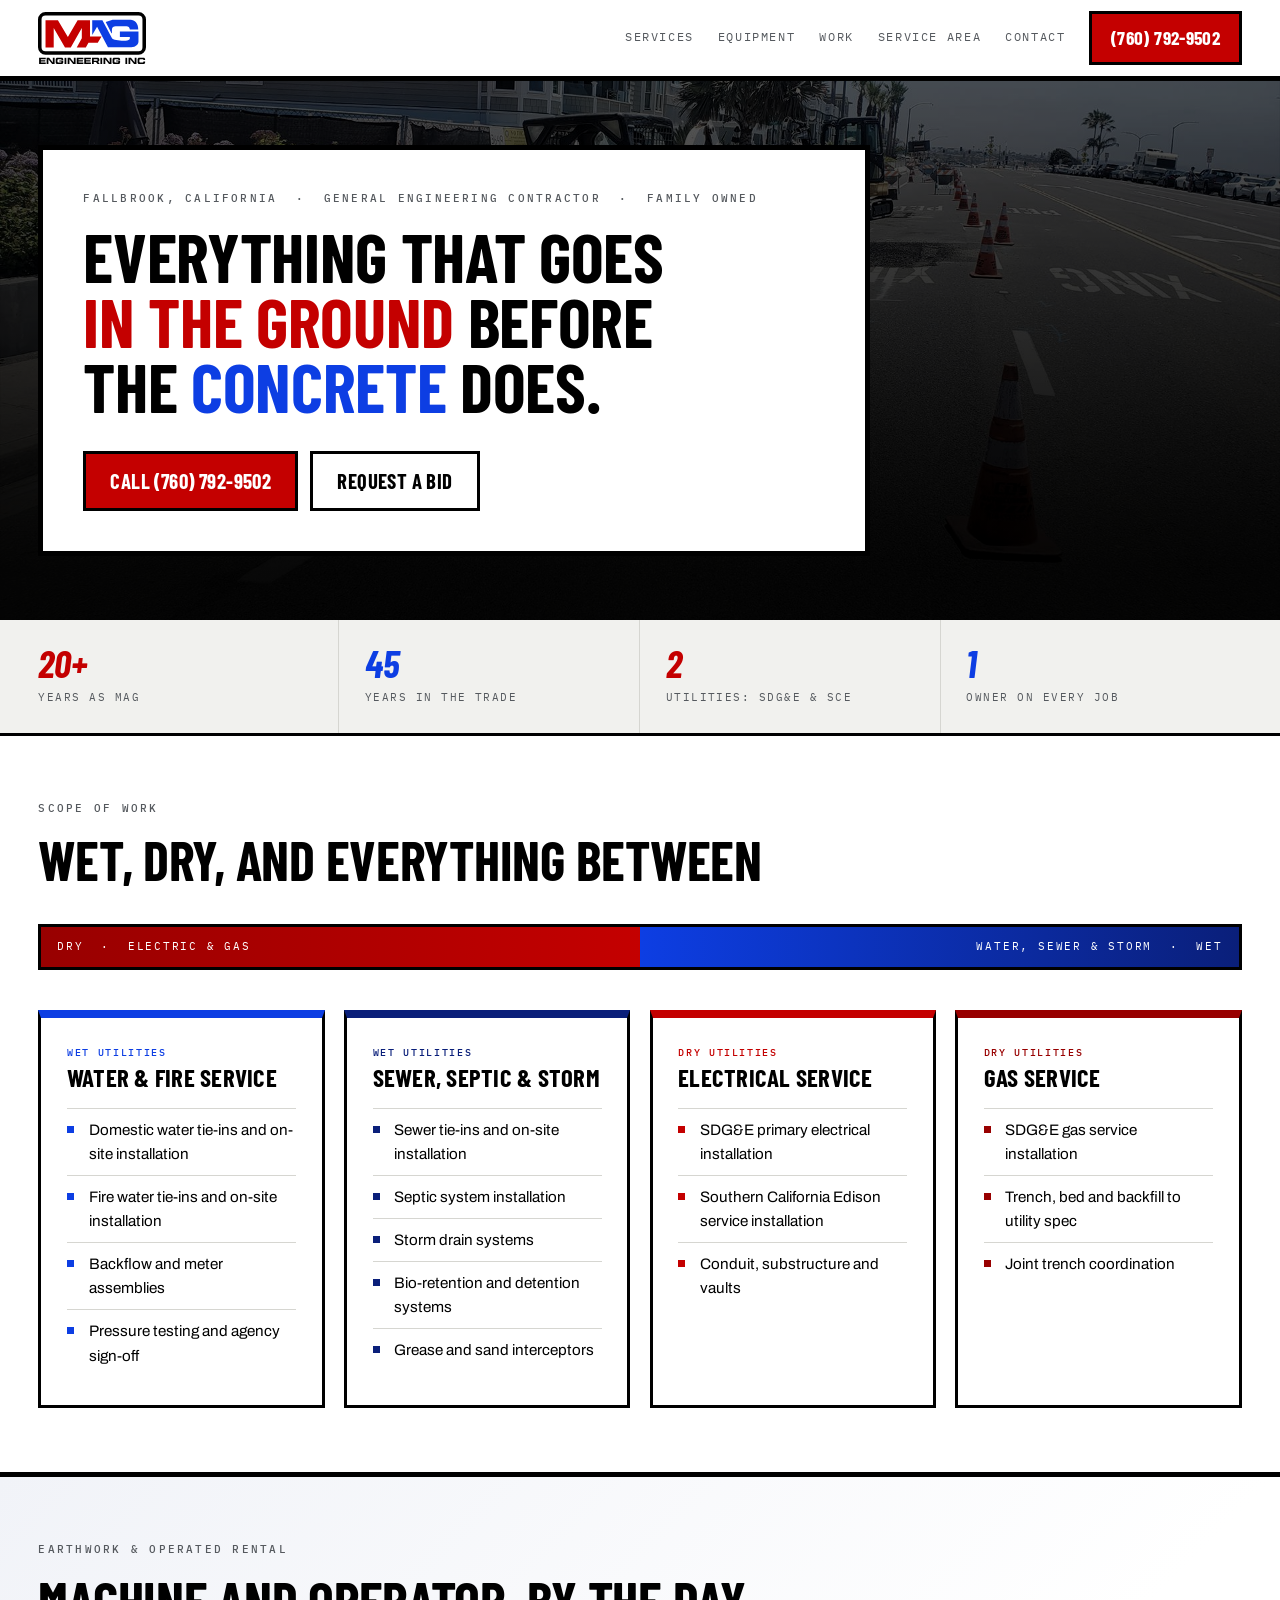
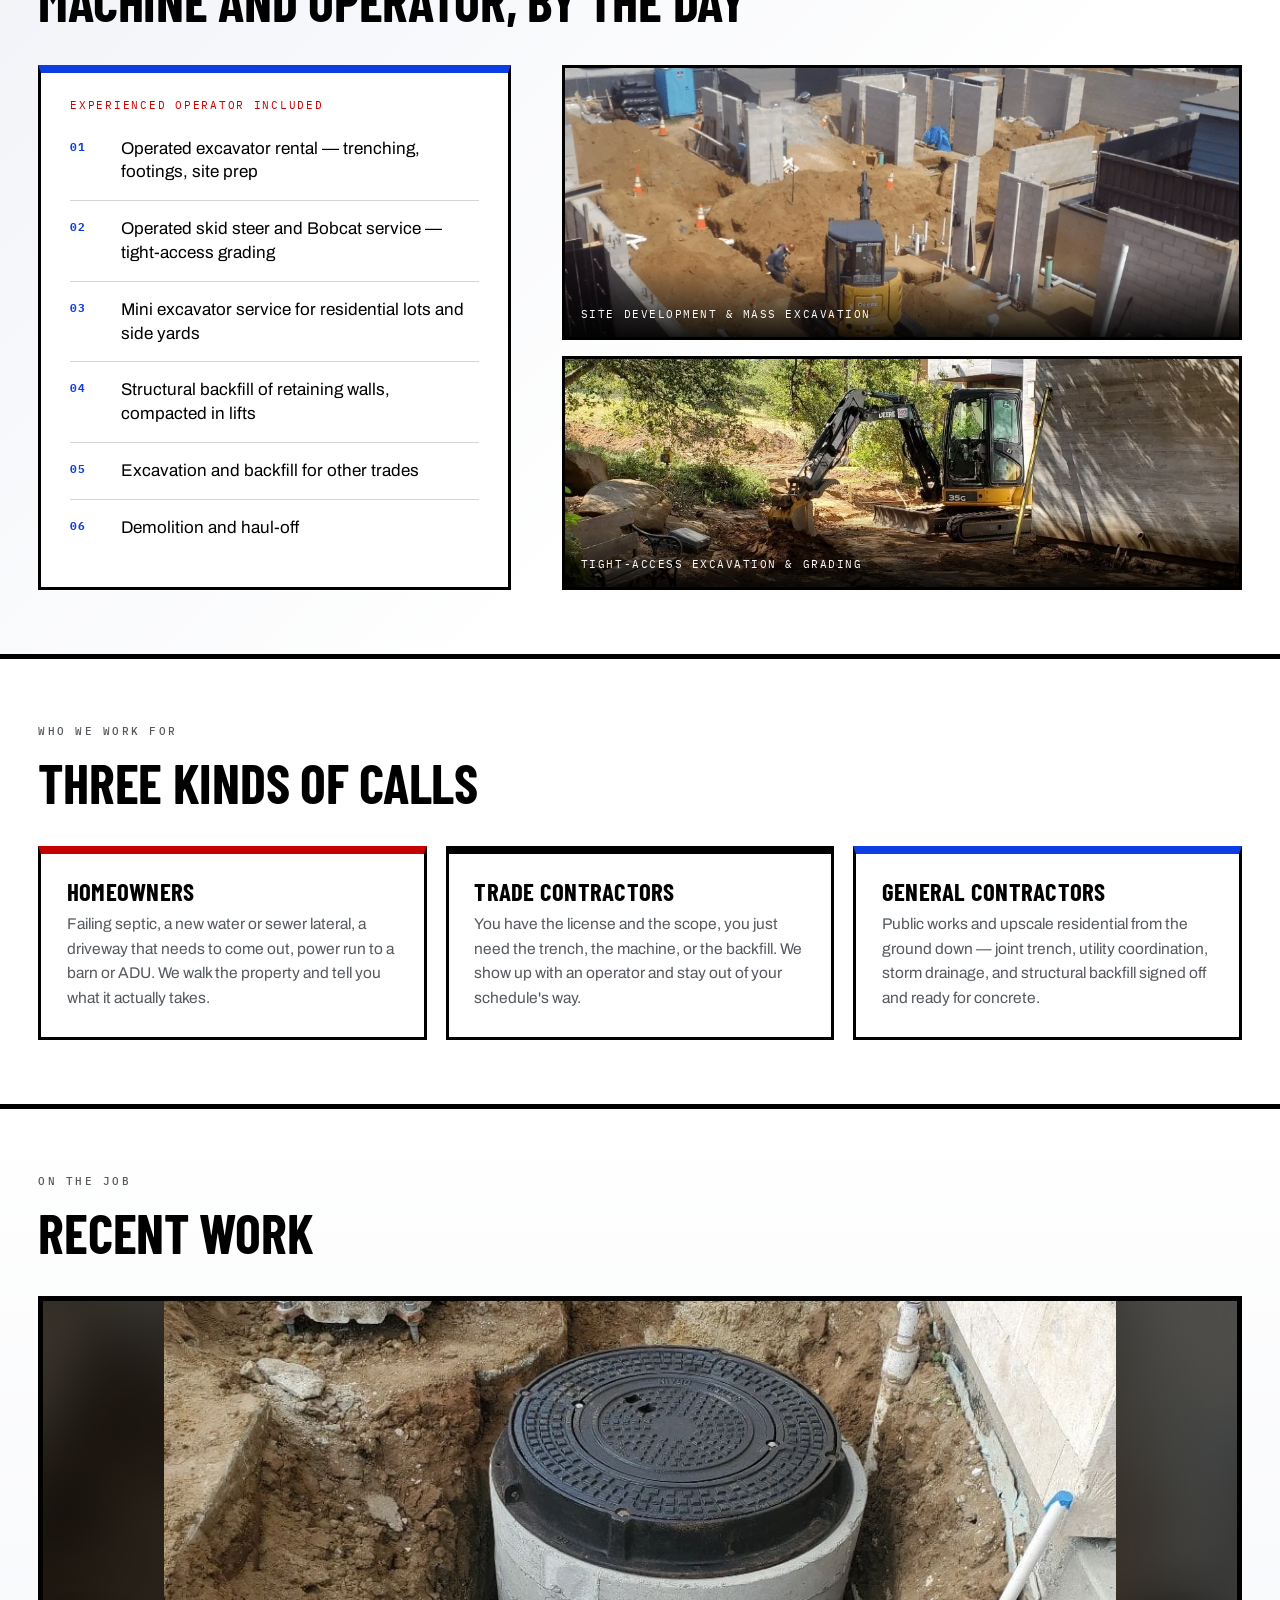
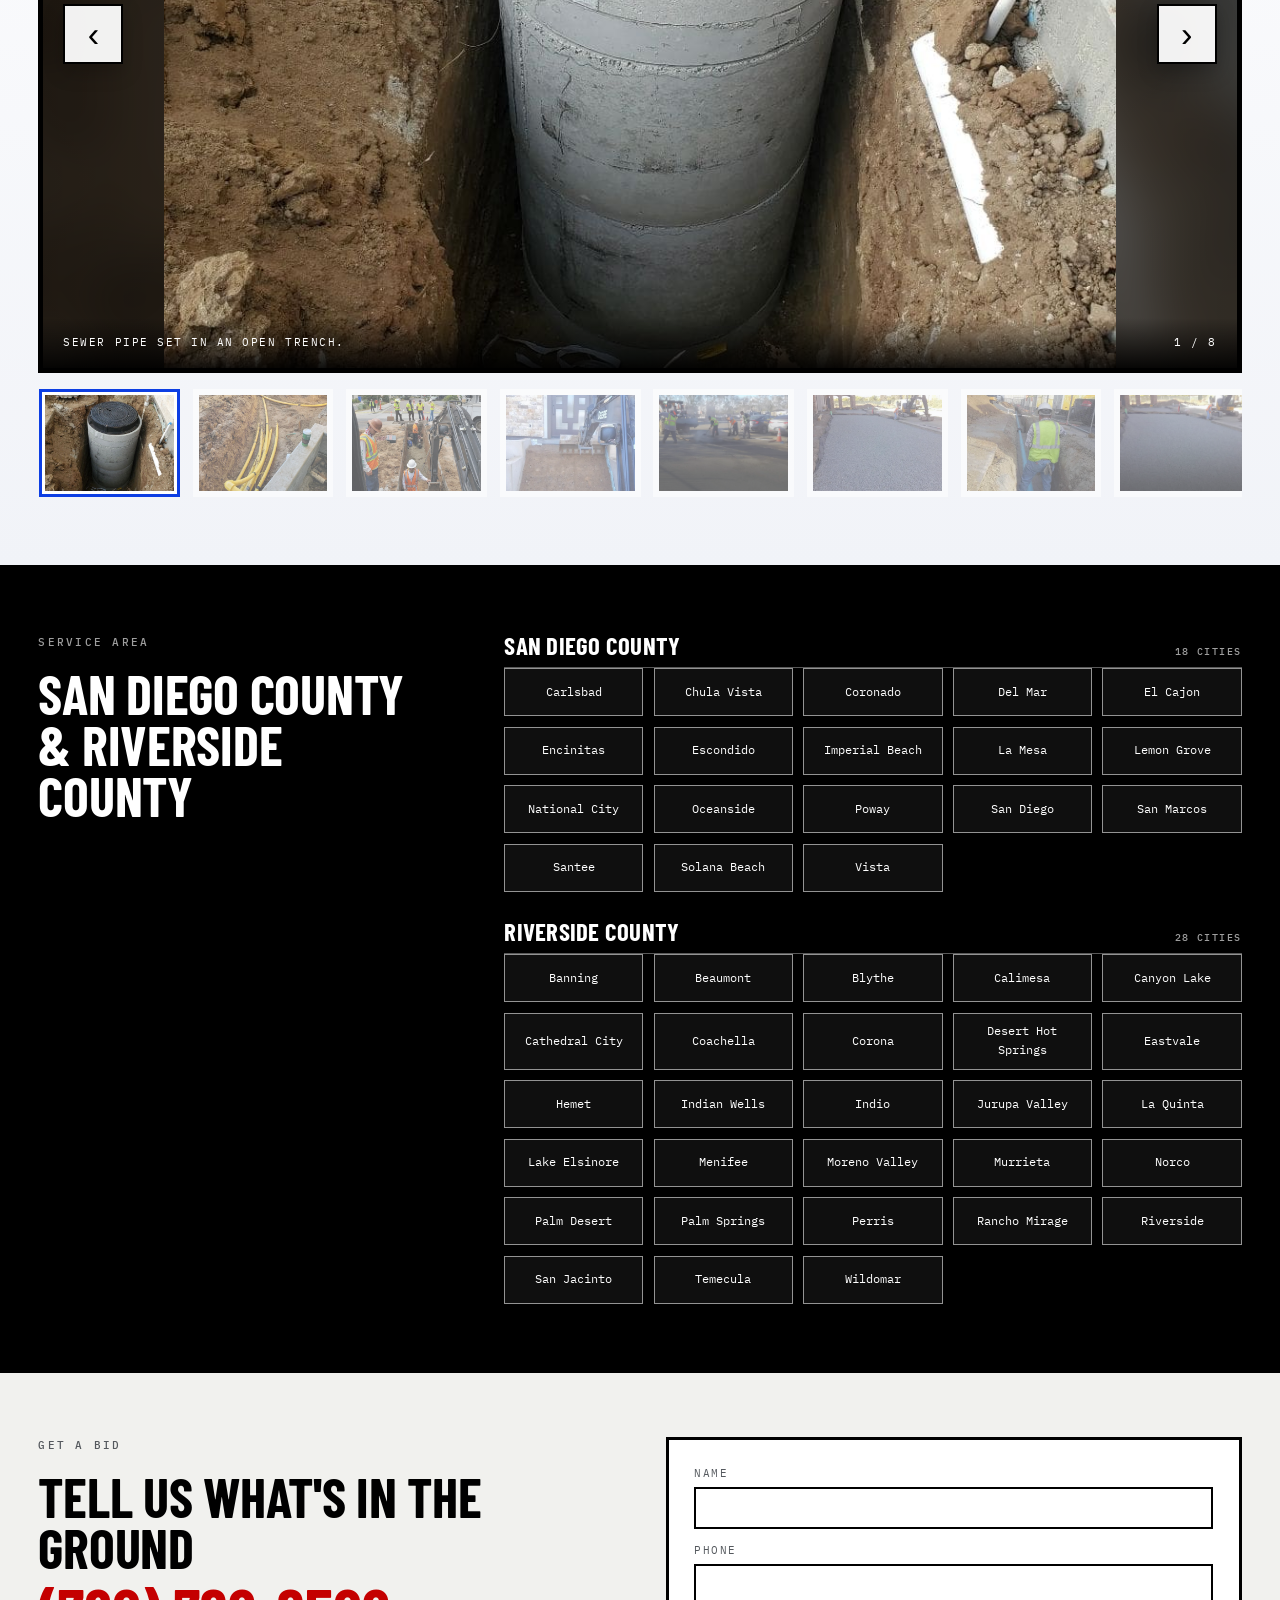
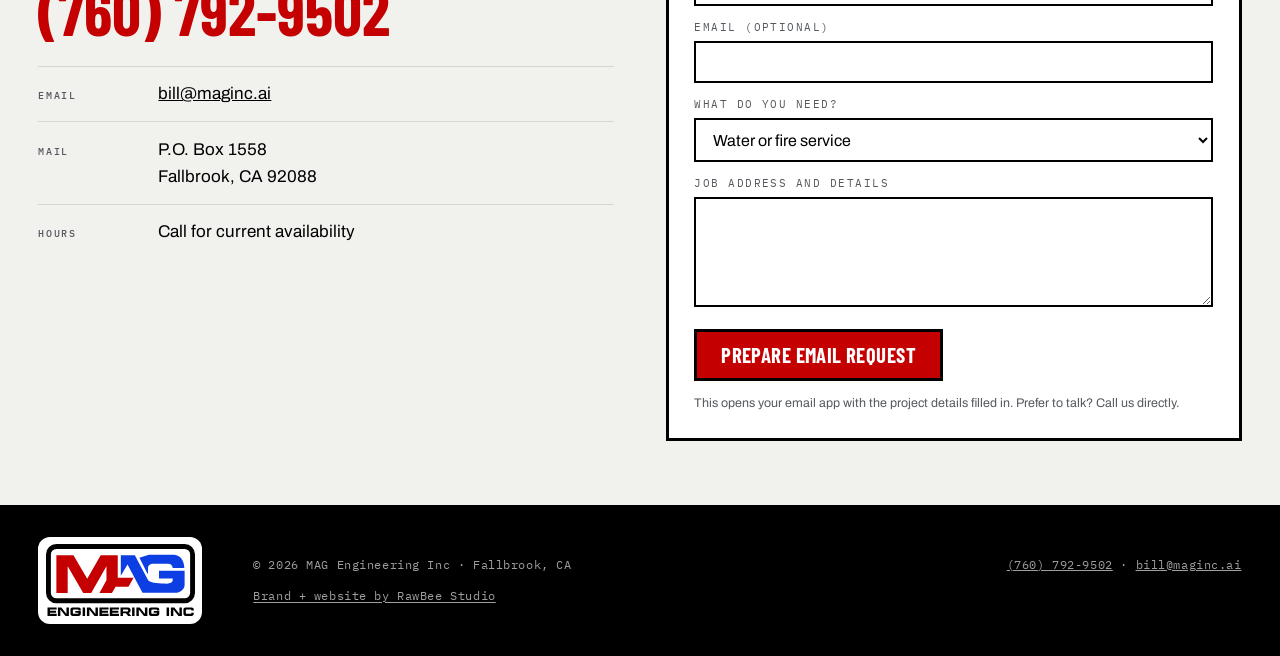
<file: index.html>
<!DOCTYPE html>
<html lang="en-US">
<head>
<meta charset="utf-8">
<meta name="viewport" content="width=device-width, initial-scale=1">
<meta http-equiv="Cache-Control" content="no-cache, no-store, must-revalidate">
<meta http-equiv="Pragma" content="no-cache">
<meta http-equiv="Expires" content="0">
<meta name="robots" content="noindex, nofollow">
<title>Underground Utility Contractor | Fallbrook, CA | MAG Engineering</title>
<meta name="description" content="MAG Engineering provides underground utilities, excavation, septic, storm drainage and operated equipment across San Diego and Riverside counties.">
<link rel="canonical" href="https://mag-preview.allcardcomps.com/">

<meta property="og:type" content="website">
<meta property="og:locale" content="en_US">
<meta property="og:site_name" content="MAG Engineering Inc">
<meta property="og:title" content="Underground Utility Contractor | MAG Engineering">
<meta property="og:description" content="Underground utilities, excavation, septic, storm drainage and operated equipment across San Diego and Riverside counties.">
<meta property="og:url" content="https://mag-preview.allcardcomps.com/">
<meta property="og:image" content="https://mag-preview.allcardcomps.com/assets/img/slide-1-1.jpg">
<meta property="og:image:width" content="1920">
<meta property="og:image:height" content="850">
<meta property="og:image:alt" content="MAG Engineering crew installing underground utilities on a Southern California street">

<meta name="twitter:card" content="summary_large_image">
<meta name="twitter:title" content="Underground Utility Contractor | MAG Engineering">
<meta name="twitter:description" content="Underground utilities, excavation and operated equipment across San Diego and Riverside counties.">
<meta name="twitter:image" content="https://mag-preview.allcardcomps.com/assets/img/slide-1-1.jpg">
<meta name="twitter:image:alt" content="MAG Engineering crew installing underground utilities on a Southern California street">
<link rel="icon" href="assets/brand/mag-r1.3/mag-favicon-lb01v2.ico" sizes="16x16 32x32 48x48">
<link rel="icon" type="image/svg+xml" href="assets/brand/mag-r1.3/mag-favicon-lb01v2.svg">
<link rel="preconnect" href="https://fonts.googleapis.com">
<link rel="preconnect" href="https://fonts.gstatic.com" crossorigin>
<link href="https://fonts.googleapis.com/css2?family=Barlow+Condensed:ital,wght@0,600;0,700;1,700&family=Archivo:wght@400;500;600&family=IBM+Plex+Mono:wght@400;500&display=swap" rel="stylesheet">

<script type="application/ld+json">
{
  "@context": "https://schema.org",
  "@graph": [
    {
      "@type": "GeneralContractor",
      "@id": "https://mag-preview.allcardcomps.com/#business",
      "name": "MAG Engineering Inc",
      "alternateName": "MAG Engineering",
      "url": "https://mag-preview.allcardcomps.com/",
      "description": "Fallbrook general engineering contractor specializing in wet and dry underground utilities, excavation, septic systems, storm drainage and operated equipment.",
      "logo": {
        "@type": "ImageObject",
        "@id": "https://mag-preview.allcardcomps.com/#logo",
        "url": "https://mag-preview.allcardcomps.com/assets/brand/mag-r1.3/mag-logo-primary-flat-v1.3.svg",
        "contentUrl": "https://mag-preview.allcardcomps.com/assets/brand/mag-r1.3/mag-logo-primary-flat-v1.3.svg",
        "width": 488,
        "height": 236,
        "caption": "MAG Engineering Inc"
      },
      "image": {
        "@type": "ImageObject",
        "url": "https://mag-preview.allcardcomps.com/assets/img/slide-1-1.jpg",
        "width": 1920,
        "height": 850
      },
      "telephone": "+1-760-792-9502",
      "email": "bill@maginc.ai",
      "address": {
        "@type": "PostalAddress",
        "postOfficeBoxNumber": "1558",
        "addressLocality": "Fallbrook",
        "addressRegion": "CA",
        "postalCode": "92088",
        "addressCountry": "US"
      },
      "contactPoint": {
        "@type": "ContactPoint",
        "telephone": "+1-760-792-9502",
        "email": "bill@maginc.ai",
        "contactType": "estimates and customer service",
        "areaServed": "US-CA",
        "availableLanguage": "English"
      },
      "areaServed": [
        {
          "@type": "AdministrativeArea",
          "name": "San Diego County, California"
        },
        {
          "@type": "AdministrativeArea",
          "name": "Riverside County, California"
        }
      ],
      "hasOfferCatalog": {
        "@type": "OfferCatalog",
        "name": "Underground utility and excavation services",
        "itemListElement": [
          {
            "@type": "Offer",
            "itemOffered": {
              "@type": "Service",
              "name": "Water and fire service installation"
            }
          },
          {
            "@type": "Offer",
            "itemOffered": {
              "@type": "Service",
              "name": "Sewer, septic and storm drainage"
            }
          },
          {
            "@type": "Offer",
            "itemOffered": {
              "@type": "Service",
              "name": "Underground electrical service"
            }
          },
          {
            "@type": "Offer",
            "itemOffered": {
              "@type": "Service",
              "name": "Underground gas service"
            }
          },
          {
            "@type": "Offer",
            "itemOffered": {
              "@type": "Service",
              "name": "Excavation, backfill and demolition"
            }
          },
          {
            "@type": "Offer",
            "itemOffered": {
              "@type": "Service",
              "name": "Operated excavator and skid steer service"
            }
          }
        ]
      }
    },
    {
      "@type": "WebSite",
      "@id": "https://mag-preview.allcardcomps.com/#website",
      "url": "https://mag-preview.allcardcomps.com/",
      "name": "MAG Engineering Inc",
      "publisher": {
        "@id": "https://mag-preview.allcardcomps.com/#business"
      },
      "inLanguage": "en-US"
    },
    {
      "@type": "WebPage",
      "@id": "https://mag-preview.allcardcomps.com/#webpage",
      "url": "https://mag-preview.allcardcomps.com/",
      "name": "Underground Utility Contractor | Fallbrook, CA | MAG Engineering",
      "description": "MAG Engineering provides underground utilities, excavation, septic, storm drainage and operated equipment across San Diego and Riverside counties.",
      "isPartOf": {
        "@id": "https://mag-preview.allcardcomps.com/#website"
      },
      "about": {
        "@id": "https://mag-preview.allcardcomps.com/#business"
      },
      "primaryImageOfPage": {
        "@type": "ImageObject",
        "url": "https://mag-preview.allcardcomps.com/assets/img/slide-1-1.jpg"
      },
      "inLanguage": "en-US"
    }
  ]
}
</script>

<link rel="stylesheet" href="styles.css?v=20260815-20">
</head>
<body>

<header class="hdr">
  <div class="wrap hdr-in">
    <a class="brand" href="#top">
      <img src="assets/brand/mag-r1.3/mag-logo-primary-flat-v1.3.svg" alt="MAG Engineering Inc" width="488" height="236" decoding="async"
           onload="this.nextElementSibling.hidden=true" onerror="this.remove()">
      <span class="brand-text">MAG Engineering Inc</span>
    </a>
    <nav class="nav" id="primary-nav" aria-label="Primary navigation">
      <a href="#services">Services</a>
      <a href="#equipment">Equipment</a>
      <a href="#work">Work</a>
      <a href="#area">Service Area</a>
      <a href="#contact">Contact</a>
    </nav>
    <a class="call" href="tel:+17607929502">(760) 792-9502</a>
    <button class="menu-toggle" type="button" aria-label="Open navigation menu" aria-controls="primary-nav" aria-expanded="false"><span></span><span></span><span></span></button>
  </div>
</header>

<main id="main-content">
<section class="hero" id="top">
<img src="assets/img/slide-1-1.jpg" alt="MAG Engineering crew installing underground utilities in a coned-off street." width="1920" height="850" decoding="async" fetchpriority="high">
  <div class="wrap hero-in">
    <div class="badge">
      <p class="eyebrow">Fallbrook, California &nbsp;·&nbsp; General engineering contractor &nbsp;·&nbsp; Family owned</p>
      <h1>Everything that goes <span class="r">in the ground</span> before the <span class="b">concrete</span> does.</h1>
      <div class="actions">
        <a class="btn btn-red" href="tel:+17607929502">Call (760) 792-9502</a>
        <a class="btn btn-out" href="#contact">Request a bid</a>
      </div>
    </div>
  </div>
</section>

<section class="creds">
  <div class="wrap creds-in">
    <div class="cred"><b>20+</b><small>Years as MAG</small></div>
    <div class="cred"><b>45</b><small>Years in the trade</small></div>
    <div class="cred"><b>2</b><small>Utilities: SDG&amp;E &amp; SCE</small></div>
    <div class="cred"><b>1</b><small>Owner on every job</small></div>
  </div>
</section>

<section class="sec" id="services">
  <div class="wrap">
    <div class="section-header rv">
      <div>
        <p class="section-kicker">Scope of work</p>
        <h2 class="section-title">Wet, dry, and everything between</h2>
      </div>
    </div>

    <div class="axis rv" aria-hidden="true">
      <div class="dry">Dry &nbsp;·&nbsp; Electric &amp; Gas</div>
      <div class="wet">Water, Sewer &amp; Storm &nbsp;·&nbsp; Wet</div>
    </div>

    <div class="svc-grid rv">
      <div class="panel accent-panel accent-blue svc">
        <p class="tag">Wet utilities</p>
        <h3>Water &amp; Fire Service</h3>
        <ul>
          <li>Domestic water tie-ins and on-site installation</li>
          <li>Fire water tie-ins and on-site installation</li>
          <li>Backflow and meter assemblies</li>
          <li>Pressure testing and agency sign-off</li>
        </ul>
      </div>
      <div class="panel accent-panel accent-blue-deep svc">
        <p class="tag">Wet utilities</p>
        <h3>Sewer, Septic &amp; Storm</h3>
        <ul>
          <li>Sewer tie-ins and on-site installation</li>
          <li>Septic system installation</li>
          <li>Storm drain systems</li>
          <li>Bio-retention and detention systems</li>
          <li>Grease and sand interceptors</li>
        </ul>
      </div>
      <div class="panel accent-panel accent-red svc">
        <p class="tag">Dry utilities</p>
        <h3>Electrical Service</h3>
        <ul>
          <li>SDG&amp;E primary electrical installation</li>
          <li>Southern California Edison service installation</li>
          <li>Conduit, substructure and vaults</li>
        </ul>
      </div>
      <div class="panel accent-panel accent-red-deep svc">
        <p class="tag">Dry utilities</p>
        <h3>Gas Service</h3>
        <ul>
          <li>SDG&amp;E gas service installation</li>
          <li>Trench, bed and backfill to utility spec</li>
          <li>Joint trench coordination</li>
        </ul>
      </div>
    </div>
  </div>
</section>

<section class="sec band" id="equipment">
  <div class="wrap">
    <div class="section-header rv">
      <div>
        <p class="section-kicker">Earthwork &amp; operated rental</p>
        <h2 class="section-title">Machine and operator, by the day</h2>
      </div>
    </div>
    <div class="rent">
      <div class="panel accent-panel accent-blue rent-list rv">
        <p class="rent-label">Experienced operator included</p>
        <ul>
          <li><b>01</b> Operated excavator rental — trenching, footings, site prep</li>
          <li><b>02</b> Operated skid steer and Bobcat service — tight-access grading</li>
          <li><b>03</b> Mini excavator service for residential lots and side yards</li>
          <li><b>04</b> Structural backfill of retaining walls, compacted in lifts</li>
          <li><b>05</b> Excavation and backfill for other trades</li>
          <li><b>06</b> Demolition and haul-off</li>
        </ul>
      </div>
      <div class="rent-media rv">
        <figure>
          <a href="assets/img/EQUIOPMENT-2-9d259fa-1.png" target="_blank" rel="noopener" aria-label="Open full-size aerial construction-site photo"><img src="assets/img/EQUIOPMENT-2-9d259fa-1.png" alt="Aerial view of a construction site with a bulldozer moving material." width="1000" height="700" loading="lazy" decoding="async"></a>
          <figcaption>Site development &amp; mass excavation</figcaption>
        </figure>
        <figure>
          <a href="assets/img/ENGINEERING-15-12de68e-1.jpg" target="_blank" rel="noopener" aria-label="Open full-size excavator photo"><img src="assets/img/ENGINEERING-15-12de68e-1.jpg" alt="Excavator working on a dirt road in front of a house." width="1000" height="700" loading="lazy" decoding="async"></a>
          <figcaption>Tight-access excavation &amp; grading</figcaption>
        </figure>
      </div>
    </div>
  </div>
</section>

<section class="sec" id="customers">
  <div class="wrap">
    <div class="section-header rv">
      <div>
        <p class="section-kicker">Who we work for</p>
        <h2 class="section-title">Three kinds of calls</h2>
      </div>
    </div>
    <div class="who rv">
      <div class="panel accent-panel accent-red audience-card">
        <h3>Homeowners</h3>
        <p>Failing septic, a new water or sewer lateral, a driveway that needs to come out, power run to a barn or ADU. We walk the property and tell you what it actually takes.</p>
      </div>
      <div class="panel accent-panel accent-black audience-card">
        <h3>Trade contractors</h3>
        <p>You have the license and the scope, you just need the trench, the machine, or the backfill. We show up with an operator and stay out of your schedule's way.</p>
      </div>
      <div class="panel accent-panel accent-blue audience-card">
        <h3>General contractors</h3>
        <p>Public works and upscale residential from the ground down — joint trench, utility coordination, storm drainage, and structural backfill signed off and ready for concrete.</p>
      </div>
    </div>
  </div>
</section>

<section class="sec work-section" id="work">
  <div class="wrap">
    <div class="section-header rv">
      <div><p class="section-kicker">On the job</p><h2 class="section-title">Recent work</h2></div>
    </div>
    <div class="carousel rv" data-gallery role="region" aria-label="Recent work photo gallery" tabindex="0">
      <div class="carousel-stage">
        <a class="carousel-photo" href="assets/img/WET-8-e3ce1ab-1.jpg" target="_blank" rel="noopener" aria-label="Open full-size image: Sewer pipe set in an open trench.">
          <img src="assets/img/WET-8-e3ce1ab-1.jpg" alt="Sewer pipe set in an open trench." width="1000" height="700" loading="lazy" decoding="async">
        </a>
        <button class="carousel-btn carousel-prev" type="button" aria-label="Previous photo">&#8249;</button>
        <button class="carousel-btn carousel-next" type="button" aria-label="Next photo">&#8250;</button>
        <div class="carousel-meta">
          <p class="carousel-caption">Sewer pipe set in an open trench.</p>
          <span class="carousel-count" aria-live="polite">1 / 8</span>
        </div>
      </div>
      <div class="carousel-thumbs" role="tablist" aria-label="Choose a recent work photo">
        <button class="carousel-thumb" type="button" role="tab" aria-selected="true" aria-label="Show photo 1: Sewer pipe set in an open trench" data-src="assets/img/WET-8-e3ce1ab-1.jpg" data-alt="Sewer pipe set in an open trench."><img src="assets/img/WET-8-e3ce1ab-1.jpg" alt="" width="1000" height="700" loading="lazy" decoding="async"></button>
        <button class="carousel-thumb" type="button" role="tab" aria-selected="false" aria-label="Show photo 2: Yellow gas line in an open trench" data-src="assets/img/DRY-4-881adde-1.jpg" data-alt="Yellow gas line being installed in an open trench."><img src="assets/img/DRY-4-881adde-1.jpg" alt="" width="1000" height="700" loading="lazy" decoding="async"></button>
        <button class="carousel-thumb" type="button" role="tab" aria-selected="false" aria-label="Show photo 3: Crew inside a shored trench" data-src="assets/img/WET-1-848fb1f-1.jpg" data-alt="Crew working inside a shored trench."><img src="assets/img/WET-1-848fb1f-1.jpg" alt="" width="1000" height="700" loading="lazy" decoding="async"></button>
        <button class="carousel-thumb" type="button" role="tab" aria-selected="false" aria-label="Show photo 4: Residential driveway excavation" data-src="assets/img/ENGINEERING-1-9e0a542-1.jpg" data-alt="Excavator digging up a residential driveway."><img src="assets/img/ENGINEERING-1-9e0a542-1.jpg" alt="" width="1000" height="700" loading="lazy" decoding="async"></button>
        <button class="carousel-thumb" type="button" role="tab" aria-selected="false" aria-label="Show photo 5: Crew working on a parking lot" data-src="assets/img/slide-2.jpg" data-alt="Crew working on a parking lot."><img src="assets/img/slide-2.jpg" alt="" width="1920" height="850" loading="lazy" decoding="async"></button>
        <button class="carousel-thumb" type="button" role="tab" aria-selected="false" aria-label="Show photo 6: Gravel driveway construction" data-src="assets/img/ENGINEERING-3-e918975-1.jpg" data-alt="Gravel driveway being laid out in front of a house."><img src="assets/img/ENGINEERING-3-e918975-1.jpg" alt="" width="1000" height="700" loading="lazy" decoding="async"></button>
        <button class="carousel-thumb" type="button" role="tab" aria-selected="false" aria-label="Show photo 7: Worker connecting pipe" data-src="assets/img/WET-5-988fafd-1.jpg" data-alt="Worker connecting pipe at a construction site."><img src="assets/img/WET-5-988fafd-1.jpg" alt="" width="1000" height="700" loading="lazy" decoding="async"></button>
        <button class="carousel-thumb" type="button" role="tab" aria-selected="false" aria-label="Show photo 8: Concrete driveway installation" data-src="assets/img/slide-4.jpg" data-alt="Concrete driveway being laid in front of a house."><img src="assets/img/slide-4.jpg" alt="" width="1920" height="850" loading="lazy" decoding="async"></button>
      </div>
    </div>
  </div>
</section>

<section class="sec area-section" id="area">
  <div class="wrap">
    <div class="section-header section-header--split rv">
      <div class="area-heading">
        <p class="section-kicker">Service area</p>
        <h2 class="section-title">San Diego County &amp; Riverside County</h2>
      </div>
      <div class="area-details">
        <div class="area-groups">
          <section class="area-group" aria-labelledby="san-diego-cities">
            <h3 class="area-group__title" id="san-diego-cities">San Diego County <span>18 cities</span></h3>
            <div class="area">
              <span>Carlsbad</span><span>Chula Vista</span><span>Coronado</span><span>Del Mar</span>
              <span>El Cajon</span><span>Encinitas</span><span>Escondido</span><span>Imperial Beach</span>
              <span>La Mesa</span><span>Lemon Grove</span><span>National City</span><span>Oceanside</span>
              <span>Poway</span><span>San Diego</span><span>San Marcos</span><span>Santee</span>
              <span>Solana Beach</span><span>Vista</span>
            </div>
          </section>
          <section class="area-group" aria-labelledby="riverside-cities">
            <h3 class="area-group__title" id="riverside-cities">Riverside County <span>28 cities</span></h3>
            <div class="area">
              <span>Banning</span><span>Beaumont</span><span>Blythe</span><span>Calimesa</span>
              <span>Canyon Lake</span><span>Cathedral City</span><span>Coachella</span><span>Corona</span>
              <span>Desert Hot Springs</span><span>Eastvale</span><span>Hemet</span><span>Indian Wells</span>
              <span>Indio</span><span>Jurupa Valley</span><span>La Quinta</span><span>Lake Elsinore</span>
              <span>Menifee</span><span>Moreno Valley</span><span>Murrieta</span><span>Norco</span>
              <span>Palm Desert</span><span>Palm Springs</span><span>Perris</span><span>Rancho Mirage</span>
              <span>Riverside</span><span>San Jacinto</span><span>Temecula</span><span>Wildomar</span>
            </div>
          </section>
        </div>
      </div>
    </div>
  </div>
</section>

<section class="sec contact" id="contact">
  <div class="wrap contact-grid">
    <div class="rv">
      <p class="section-kicker">Get a bid</p>
      <h2 class="section-title">Tell us what's in the ground</h2>
      <a class="big-phone" href="tel:+17607929502">(760)&nbsp;792-9502</a>
      <div class="det"><b>Email</b><span><a href="mailto:bill@maginc.ai">bill@maginc.ai</a></span></div>
      <div class="det"><b>Mail</b><span>P.O. Box 1558<br>Fallbrook, CA 92088</span></div>
      <div class="det"><b>Hours</b><span>Call for current availability</span></div>
    </div>
    <div class="rv">
      <form class="panel bid-form" id="bid-form" action="mailto:bill@maginc.ai" method="post" enctype="text/plain">
        <div><label for="f-name">Name</label><input id="f-name" name="name" type="text" autocomplete="name" required></div>
        <div><label for="f-phone">Phone</label><input id="f-phone" name="phone" type="tel" autocomplete="tel" required></div>
        <div><label for="f-email">Email (optional)</label><input id="f-email" name="email" type="email" autocomplete="email"></div>
        <div><label for="f-type">What do you need?</label>
          <select id="f-type" name="type">
            <option>Water or fire service</option>
            <option>Sewer or septic</option>
            <option>Storm drain or detention</option>
            <option>Gas or electric service</option>
            <option>Operated equipment rental</option>
            <option>Excavation, backfill or demolition</option>
            <option>Something else</option>
          </select>
        </div>
        <div><label for="f-msg">Job address and details</label><textarea id="f-msg" name="message" required></textarea></div>
        <button class="btn btn-red form-submit" type="submit">Prepare email request</button>
        <p class="form-note">This opens your email app with the project details filled in. Prefer to talk? Call us directly.</p>
      </form>
    </div>
  </div>
</section>

</main>
<footer class="ftr">
  <div class="wrap ftr-in">
    <a class="ftr-brand" href="#top" aria-label="MAG Engineering Inc — back to top">
      <img src="assets/brand/mag-r1.3/mag-logo-primary-flat-v1.3.svg" alt="MAG Engineering Inc" width="488" height="236" loading="lazy" decoding="async">
    </a>
    <div class="ftr-meta">
      <span>© <span id="yr">2026</span> MAG Engineering Inc · Fallbrook, CA</span>
      <span><a href="tel:+17607929502">(760) 792-9502</a> · <a href="mailto:bill@maginc.ai">bill@maginc.ai</a></span>
      <a class="studio-credit" href="https://rawbee.studio/?utm_source=mag-preview.allcardcomps.com&amp;utm_medium=referral&amp;utm_campaign=site-credit" rel="sponsored nofollow">Brand + website by RawBee Studio</a>
    </div>
  </div>
</footer>

<script>
document.getElementById('yr').textContent = new Date().getFullYear();

const header = document.querySelector('.hdr');
const menuToggle = document.querySelector('.menu-toggle');
const primaryNav = document.getElementById('primary-nav');
if (header && menuToggle && primaryNav) {
  const setMenu = (isOpen) => {
    header.classList.toggle('menu-open', isOpen);
    menuToggle.setAttribute('aria-expanded', String(isOpen));
    menuToggle.setAttribute('aria-label', isOpen ? 'Close navigation menu' : 'Open navigation menu');
  };

  menuToggle.addEventListener('click', () => setMenu(!header.classList.contains('menu-open')));
  primaryNav.querySelectorAll('a').forEach(link => link.addEventListener('click', () => setMenu(false)));
  document.addEventListener('keydown', (event) => {
    if (event.key === 'Escape') setMenu(false);
  });
  window.addEventListener('resize', () => {
    if (window.innerWidth > 1080) setMenu(false);
  });
}

const gallery = document.querySelector('[data-gallery]');
if (gallery) {
  const stage = gallery.querySelector('.carousel-stage');
  const photoLink = gallery.querySelector('.carousel-photo');
  const photo = photoLink.querySelector('img');
  const caption = gallery.querySelector('.carousel-caption');
  const count = gallery.querySelector('.carousel-count');
  const thumbs = [...gallery.querySelectorAll('.carousel-thumb')];
  const reducedMotion = window.matchMedia('(prefers-reduced-motion: reduce)').matches;
  let current = 0;

  const showPhoto = (index, moveThumb = true) => {
    current = (index + thumbs.length) % thumbs.length;
    const selected = thumbs[current];
    const src = selected.dataset.src;
    const alt = selected.dataset.alt;
    photo.src = src;
    photo.alt = alt;
    photoLink.href = src;
    photoLink.setAttribute('aria-label', `Open full-size image: ${alt}`);
    stage.style.setProperty('--gallery-bg', `url("${src}")`);
    caption.textContent = alt;
    count.textContent = `${current + 1} / ${thumbs.length}`;
    thumbs.forEach((thumb, i) => thumb.setAttribute('aria-selected', String(i === current)));
    if (moveThumb) selected.scrollIntoView({ behavior: reducedMotion ? 'auto' : 'smooth', block: 'nearest', inline: 'center' });
  };

  gallery.querySelector('.carousel-prev').addEventListener('click', () => showPhoto(current - 1));
  gallery.querySelector('.carousel-next').addEventListener('click', () => showPhoto(current + 1));
  thumbs.forEach((thumb, index) => thumb.addEventListener('click', () => showPhoto(index)));
  gallery.addEventListener('keydown', (event) => {
    if (event.key === 'ArrowLeft') { event.preventDefault(); showPhoto(current - 1); }
    if (event.key === 'ArrowRight') { event.preventDefault(); showPhoto(current + 1); }
  });
  let touchStartX = 0;
  stage.addEventListener('touchstart', (event) => { touchStartX = event.changedTouches[0].clientX; }, { passive: true });
  stage.addEventListener('touchend', (event) => {
    const distance = event.changedTouches[0].clientX - touchStartX;
    if (Math.abs(distance) > 50) {
      event.preventDefault();
      showPhoto(current + (distance < 0 ? 1 : -1));
    }
  });
}

const bidForm = document.getElementById('bid-form');
if (bidForm) {
  bidForm.addEventListener('submit', (event) => {
    event.preventDefault();
    const data = new FormData(bidForm);
    const subject = `Bid request: ${data.get('type')}`;
    const body = [
      `Name: ${data.get('name')}`,
      `Phone: ${data.get('phone')}`,
      `Email: ${data.get('email') || 'Not provided'}`,
      `Project type: ${data.get('type')}`,
      '',
      'Job address and details:',
      data.get('message')
    ].join('\n');
    window.location.href = `mailto:bill@maginc.ai?subject=${encodeURIComponent(subject)}&body=${encodeURIComponent(body)}`;
  });
}
</script>
</body>
</html>
</file>
<file: styles.css>
:root{
  /* ══════════════════════════════════════════════════════════════
     BRAND — sampled directly from logo.png
     Red   #980000 → #FF0000   (core #C40000)
     Blue  #000FD6 → #2CA2FD   (core #0D3EE3)
     Plus the logo's pure black keyline and white field.
     ══════════════════════════════════════════════════════════════ */
  --red:        #C40000;
  --red-deep:   #980000;
  --red-hot:    #FF0000;
  --blue:       #0D3EE3;
  --blue-deep:  #0A1F7A;
  --blue-sky:   #2CA2FD;

  --black:      #000000;
  --paper:      #FFFFFF;
  --paper-2:    #F1F1EE;
  --ink:        #000000;
  --ink-soft:   #55595E;
  --hairline:   #D6D6D1;

  /* The logo is a black-keyline badge. That rule is the whole system. */
  --keyline:    3px solid var(--black);
  --keyline-lg: 5px solid var(--black);

  --display: "Barlow Condensed", "Arial Narrow", sans-serif;
  --body:    "Archivo", system-ui, sans-serif;
  --mono:    "IBM Plex Mono", ui-monospace, monospace;

  /* Layout tokens: every major section shares these gutters and rhythms. */
  --pad: clamp(1.15rem, 3vw, 3rem);
  --content-max: 1520px;
  --section-space: clamp(3rem, 5vw, 4.75rem);
  --section-head-space: clamp(1.75rem, 3vw, 2.5rem);
  --column-gap: clamp(2rem, 4vw, 4rem);
  --grid-gap: clamp(1rem, 1.5vw, 1.5rem);
  --panel-pad: clamp(1.25rem, 2vw, 1.6rem);
  --section-title-size: clamp(1.9rem, 4.4vw, 3.4rem);
  --kicker-gap: 1rem;
}

*,*::before,*::after{box-sizing:border-box}
html{scroll-behavior:smooth}
body{margin:0;background:var(--paper);color:var(--ink);font-family:var(--body);font-size:17px;line-height:1.6;-webkit-font-smoothing:antialiased}
section[id]{scroll-margin-top:88px}
img{display:block;max-width:100%}
a{color:inherit}
:focus-visible{outline:3px solid var(--blue);outline-offset:3px}
.wrap{max-width:var(--content-max);margin:0 auto;padding-inline:var(--pad)}

h1,h2,h3{font-family:var(--display);font-weight:700;line-height:.94;letter-spacing:-.005em;margin:0;text-transform:uppercase}
h1{font-size:clamp(2.5rem,5.4vw,4.6rem)}
h2{font-size:var(--section-title-size)}
h3{font-size:clamp(1.2rem,2vw,1.55rem);letter-spacing:.01em}
p{margin:0 0 1rem}
.eyebrow,.section-kicker{font-family:var(--mono);font-size:.7rem;font-weight:500;letter-spacing:.2em;text-transform:uppercase;color:var(--ink-soft);margin:0 0 var(--kicker-gap)}
.section-title{font-size:var(--section-title-size)}

/* ── Header: white field, heavy black rule — the logo's own frame ── */
.hdr{position:sticky;top:0;z-index:60;background:var(--paper);border-bottom:var(--keyline-lg)}
.hdr-in{display:flex;align-items:center;gap:1.5rem;height:76px}
.brand{display:flex;align-items:center;text-decoration:none}
.brand img{height:52px;width:auto}
.brand-text{font-family:var(--display);font-weight:700;font-size:1.6rem;text-transform:uppercase;white-space:nowrap}
.nav{margin-left:auto;display:flex;gap:1.5rem}
.nav a{font-family:var(--mono);font-size:.72rem;letter-spacing:.14em;text-transform:uppercase;text-decoration:none;color:var(--ink-soft);padding-block:.35rem;border-bottom:2px solid transparent;transition:color .15s,border-color .15s}
.nav a:hover{color:var(--black);border-bottom-color:var(--red)}
.call{display:inline-flex;align-items:center;background:var(--red);color:#fff;text-decoration:none;font-family:var(--display);font-weight:700;font-size:1.2rem;letter-spacing:.02em;padding:.55rem 1.15rem;border:var(--keyline);white-space:nowrap;transition:background .15s}
.call:hover{background:var(--red-deep)}
.menu-toggle{display:none}
@media(max-width:1080px){
  .hdr-in{height:64px;gap:.65rem;position:relative}
  .brand img{height:40px}
  .call{margin-left:auto;font-size:1.02rem;padding:.45rem .7rem}
  .menu-toggle{display:grid;place-items:center;gap:4px;width:42px;height:42px;padding:9px;background:var(--paper);border:2px solid var(--black)}
  .menu-toggle span{display:block;width:20px;height:2px;background:var(--black)}
  .menu-toggle:hover{background:var(--paper-2)}
  .nav{position:fixed;top:64px;left:0;right:0;margin:0;display:grid;gap:0;background:var(--paper);border-bottom:var(--keyline-lg);box-shadow:0 14px 24px rgba(0,0,0,.14);opacity:0;visibility:hidden;translate:0 -8px;transition:opacity .16s,translate .16s,visibility .16s}
  .nav a{padding:1rem var(--pad);border-bottom:1px solid var(--hairline)}
  .hdr.menu-open .nav{opacity:1;visibility:visible;translate:0 0}
}

/* ── Hero: photography under a white badge, mirroring the logo ── */
.hero{position:relative;background:var(--black);overflow:hidden}
.hero>img{position:absolute;inset:0;width:100%;height:100%;object-fit:cover;opacity:.55;filter:grayscale(.4) contrast(1.08)}
.hero::after{content:"";position:absolute;inset:0;background:linear-gradient(180deg,rgba(0,0,0,.35),rgba(0,0,0,.7))}
.hero-in{position:relative;z-index:2;padding-block:clamp(2.5rem,5vw,4rem)}
.badge{background:var(--paper);border:var(--keyline-lg);padding:clamp(1.5rem,3.5vw,2.5rem);max-width:52rem}
.badge h1{max-width:none;text-wrap:balance}
.badge h1 .r{color:var(--red)}
.badge h1 .b{color:var(--blue)}
.actions{display:flex;flex-wrap:wrap;gap:.75rem;margin-top:2rem}
.btn{display:inline-block;font-family:var(--display);font-weight:700;font-size:1.3rem;letter-spacing:.02em;text-transform:uppercase;text-decoration:none;padding:.65rem 1.5rem;border:var(--keyline);transition:background .15s,color .15s}
.btn-red{background:var(--red);color:#fff}
.btn-red:hover{background:var(--red-deep)}
.btn-out{background:var(--paper);color:var(--black)}
.btn-out:hover{background:var(--black);color:#fff}

/* ── Stats: italic numerals echoing the wordmark's slant ── */
.creds{border-bottom:var(--keyline);background:var(--paper-2)}
.creds-in{display:grid;grid-template-columns:repeat(4,minmax(0,1fr))}
.cred{min-width:0;padding:1.5rem clamp(1.25rem,2vw,2rem);border-right:1px solid var(--hairline)}
.cred:first-child{padding-left:0}
.cred:last-child{border-right:0}
.cred b{display:block;font-family:var(--display);font-style:italic;font-size:2.4rem;line-height:1;font-weight:700}
.cred:nth-child(odd) b{color:var(--red)}
.cred:nth-child(even) b{color:var(--blue)}
.cred small{font-family:var(--mono);font-size:.66rem;letter-spacing:.14em;text-transform:uppercase;color:var(--ink-soft)}
@media(max-width:720px){
  .creds-in{grid-template-columns:repeat(2,minmax(0,1fr))}
  .cred{padding:1.25rem;border-right:1px solid var(--hairline)}
  .cred:nth-child(odd){padding-left:0}
  .cred:nth-child(even){padding-right:0;border-right:0}
  .cred:nth-child(n+3){border-top:1px solid var(--hairline)}
}

.sec{padding-block:var(--section-space)}
.section-header{max-width:none;margin-bottom:var(--section-head-space)}
.section-header--split{max-width:none;display:grid;grid-template-columns:minmax(0,.72fr) minmax(0,1.28fr);gap:var(--column-gap);align-items:end}
.section-header--split>div .section-kicker{margin:0 0 var(--kicker-gap)}
.section-header__copy{max-width:62ch;margin:0;color:var(--ink-soft);font-size:1rem}
@media(max-width:1080px){.section-header--split{grid-template-columns:1fr;gap:1.25rem}.section-header__copy{max-width:68ch}}

/* Shared surfaces and accent colors */
.panel{min-width:0;background:var(--paper);border:var(--keyline);padding:var(--panel-pad)}
.accent-panel{border-top:8px solid var(--accent)}
.accent-red{--accent:var(--red)}
.accent-red-deep{--accent:var(--red-deep)}
.accent-blue{--accent:var(--blue)}
.accent-blue-deep{--accent:var(--blue-deep)}
.accent-black{--accent:var(--black)}

/* ── Wet/dry axis: the logo's red-to-blue gradient, made literal ── */
.axis{display:flex;align-items:stretch;border:var(--keyline);margin-bottom:2.5rem;font-family:var(--mono);font-size:.7rem;letter-spacing:.16em;text-transform:uppercase}
.axis div{flex:1;padding:.7rem 1rem;color:#fff;display:flex;align-items:center;gap:.6rem}
.axis .dry{background:linear-gradient(90deg,var(--red-deep),var(--red))}
.axis .wet{background:linear-gradient(90deg,var(--blue),var(--blue-deep));justify-content:flex-end;text-align:right}

.svc-grid{display:grid;grid-template-columns:repeat(4,minmax(0,1fr));gap:var(--grid-gap)}
.svc{padding-bottom:1.8rem}
.svc .tag{font-family:var(--mono);font-size:.65rem;letter-spacing:.16em;text-transform:uppercase;color:var(--accent);font-weight:500;margin:0 0 .35rem}
.svc ul{list-style:none;margin:1.15rem 0 0;padding:0}
.svc li{padding:.55rem 0 .55rem 1.35rem;border-top:1px solid var(--hairline);position:relative;font-size:.95rem}
.svc li::before{content:"";position:absolute;left:0;top:1.05rem;width:7px;height:7px;background:var(--accent)}
@media(max-width:1100px){.svc-grid{grid-template-columns:repeat(2,minmax(0,1fr))}}
@media(max-width:620px){.svc-grid{grid-template-columns:1fr}}

/* ── Equipment band ── */
.band{position:relative;overflow:hidden;background:linear-gradient(135deg,#F1F3F8 0%,var(--paper) 62%);color:var(--black);border-block:var(--keyline-lg)}
.band .wrap{position:relative}
.rent{display:grid;grid-template-columns:minmax(300px,.82fr) minmax(0,1.18fr);gap:var(--column-gap);align-items:stretch}
.rent-list{padding:clamp(1rem,2vw,1.5rem) clamp(1.15rem,2.5vw,1.8rem)}
.rent-label{font-family:var(--mono);font-size:.68rem;letter-spacing:.16em;text-transform:uppercase;color:var(--red);margin:0 0 .4rem}
.rent ul{list-style:none;margin:0;padding:0}
.rent li{padding:1rem 0;border-top:1px solid var(--hairline);display:grid;grid-template-columns:2.4rem 1fr;gap:.8rem;align-items:start;line-height:1.4}
.rent li:first-child{border-top:0}
.rent li b{font-family:var(--mono);font-size:.7rem;letter-spacing:.08em;color:var(--blue);padding-top:.18rem}
.rent-media{display:grid;grid-template-rows:minmax(0,1.08fr) minmax(0,.92fr);gap:1rem;min-width:0;height:clamp(500px,41vw,540px)}
.rent-media figure{position:relative;min-height:0;margin:0;overflow:hidden;background:var(--black);border:var(--keyline)}
.rent-media a{display:block;width:100%;height:100%;cursor:zoom-in}
.rent-media img{width:100%;height:100%;object-fit:cover;transition:scale .25s ease}
.rent-media a:hover img{scale:1.025}
.rent-media figcaption{position:absolute;left:0;right:0;bottom:0;padding:2.5rem 1rem .8rem;background:linear-gradient(180deg,transparent,rgba(0,0,0,.88));color:#fff;font-family:var(--mono);font-size:.68rem;letter-spacing:.14em;text-transform:uppercase;pointer-events:none}
@media(max-width:1100px){.rent{grid-template-columns:1fr}.rent-media{height:auto;grid-template-columns:1fr 1fr;grid-template-rows:auto}.rent-media a{height:auto;aspect-ratio:16/10}}
@media(max-width:560px){.rent-media{grid-template-columns:1fr}.rent-media a{aspect-ratio:16/10}}

.who{display:grid;grid-template-columns:repeat(3,minmax(0,1fr));gap:var(--grid-gap)}
.who h3{margin-bottom:.55rem}
.who p{color:var(--ink-soft);font-size:.97rem;margin:0}
@media(max-width:900px){.who{grid-template-columns:repeat(2,minmax(0,1fr))}.audience-card:last-child{grid-column:1/-1}}
@media(max-width:700px){.who{grid-template-columns:1fr}.audience-card:last-child{grid-column:auto}}

.work-section{background:linear-gradient(180deg,var(--paper),#F1F3F8);border-top:var(--keyline-lg)}
.carousel{max-width:none}
.carousel-stage{--gallery-bg:url("assets/img/WET-8-e3ce1ab-1.jpg");position:relative;isolation:isolate;aspect-ratio:16/9;background:#151515;border:var(--keyline-lg);overflow:hidden}
.carousel-stage::before{content:"";position:absolute;z-index:-2;inset:-2rem;background-image:var(--gallery-bg);background-size:cover;background-position:center;filter:blur(26px) brightness(.42) saturate(.85);scale:1.08}
.carousel-stage::after{content:"";position:absolute;z-index:-1;inset:0;background:linear-gradient(90deg,rgba(0,0,0,.24),transparent 25%,transparent 75%,rgba(0,0,0,.24));pointer-events:none}
.carousel-photo{display:flex;align-items:center;justify-content:center;width:100%;height:100%;cursor:zoom-in}
.carousel-photo img{width:100%;height:100%;object-fit:contain;transition:opacity .18s ease}
.carousel-btn{position:absolute;top:50%;translate:0 -50%;z-index:3;width:3.75rem;height:3.75rem;padding:0;display:grid;place-items:center;background:rgba(255,255,255,.94);color:var(--black);border:2px solid var(--black);box-shadow:0 8px 20px rgba(0,0,0,.22);font-size:2.15rem;line-height:1}
.carousel-btn:hover{background:var(--red);color:#fff}
.carousel-prev{left:1.25rem}
.carousel-next{right:1.25rem}
.carousel-meta{position:absolute;z-index:3;left:0;right:0;bottom:0;display:flex;justify-content:space-between;gap:1rem;align-items:baseline;padding:1rem 1.25rem;background:linear-gradient(180deg,transparent,rgba(0,0,0,.88));color:#fff;pointer-events:none}
.carousel-caption{margin:0;font-family:var(--mono);font-size:.68rem;letter-spacing:.14em;text-transform:uppercase}
.carousel-count{flex:none;font-family:var(--mono);font-size:.7rem;letter-spacing:.14em;text-transform:uppercase}
.carousel-thumbs{display:flex;gap:.8rem;overflow-x:auto;padding:1rem .1rem .2rem;scroll-snap-type:x proximity;scrollbar-width:none}
.carousel-thumbs::-webkit-scrollbar{display:none}
.carousel-thumb{flex:0 0 clamp(108px,11vw,150px);padding:3px;background:var(--paper);border:3px solid transparent;opacity:.6;scroll-snap-align:start;transition:opacity .15s,border-color .15s,translate .15s}
.carousel-thumb:hover{background:var(--paper);opacity:1;translate:0 -2px}
.carousel-thumb[aria-selected="true"]{border-color:var(--blue);opacity:1}
.carousel-thumb img{width:100%;height:auto;aspect-ratio:4/3;object-fit:cover}
@media(max-width:760px){.carousel-stage{aspect-ratio:4/3}.carousel-btn{width:3rem;height:3rem;font-size:1.75rem}.carousel-prev{left:.65rem}.carousel-next{right:.65rem}.carousel-thumb{flex-basis:92px}.carousel-meta{padding:.85rem 1rem}.carousel-caption{font-size:.68rem}}

.area-section{background:var(--black);color:#fff;border-block:var(--keyline-lg)}
.area-section .section-header{align-items:start;margin-bottom:0}
.area-section .section-kicker{color:rgba(255,255,255,.62)}
.area-heading h2{max-width:16ch}
.area-groups{display:grid;gap:1.75rem}
.area-group__title{display:flex;align-items:baseline;justify-content:space-between;gap:1rem;padding-bottom:.65rem;border-bottom:1px solid rgba(255,255,255,.35);color:#fff}
.area-group__title span{flex:none;font-family:var(--mono);font-size:.65rem;font-weight:500;letter-spacing:.14em;color:rgba(255,255,255,.62)}
.area{display:grid;grid-template-columns:repeat(auto-fit,minmax(125px,1fr));gap:.65rem}
.area span{display:flex;align-items:center;justify-content:center;min-height:48px;font-family:var(--mono);font-size:.74rem;text-align:center;border:1px solid rgba(255,255,255,.55);padding:.55rem .75rem;background:rgba(255,255,255,.06);color:#fff}
@media(max-width:1080px){.area-heading h2{max-width:none}}
@media(max-width:700px){.area{grid-template-columns:repeat(2,minmax(0,1fr))}.area-group__title{align-items:flex-end}}

/* ── Contact ── */
.contact{background:var(--paper-2);border-top:var(--keyline-lg)}
.area-section+.contact{border-top:0}
.contact-grid{display:grid;grid-template-columns:1fr 1fr;gap:var(--column-gap)}
.big-phone{font-family:var(--display);font-weight:700;font-size:clamp(2.3rem,6vw,4rem);line-height:1;text-decoration:none;color:var(--red);display:inline-block;margin-block:.4rem 1.4rem}
.big-phone:hover{color:var(--red-deep)}
.det{border-top:1px solid var(--hairline);padding:.85rem 0;display:grid;grid-template-columns:6.5rem 1fr;gap:1rem;align-items:baseline}
.det b{font-family:var(--mono);font-size:.64rem;letter-spacing:.16em;text-transform:uppercase;color:var(--ink-soft);font-weight:500}
.bid-form{display:grid;gap:.85rem}
label{font-family:var(--mono);font-size:.66rem;letter-spacing:.14em;text-transform:uppercase;color:var(--ink-soft);display:block;margin-bottom:.3rem}
input,textarea,select{width:100%;font-family:var(--body);font-size:1rem;color:var(--ink);background:var(--paper);border:2px solid var(--black);padding:.65rem .8rem}
input:focus,textarea:focus,select:focus{outline:none;border-color:var(--blue)}
textarea{min-height:110px;resize:vertical}
.form-submit{font-size:1.3rem;cursor:pointer;justify-self:start}
.form-note{margin:0;color:var(--ink-soft);font-size:.78rem;line-height:1.45}
@media(max-width:1080px){.contact-grid{grid-template-columns:1fr}}

/* ── 404 ── */
.not-found-page{min-height:100vh;display:grid;place-items:center;text-align:center;padding:2rem}
.not-found-card{border:var(--keyline-lg);padding:3rem 2.5rem;max-width:34rem}
.not-found-card img{height:64px;width:auto;margin:0 auto 2rem}
.not-found-card h1{font-size:4rem;margin-bottom:.5rem}
.not-found-card h1 span{color:var(--red)}
.not-found-card p{color:var(--ink-soft);margin-bottom:2rem}
@media(max-width:520px){.not-found-card{padding:2.25rem 1.25rem}.not-found-card h1{font-size:3rem}}

.ftr{background:var(--black);color:rgba(255,255,255,.62);font-family:var(--mono);font-size:.72rem;letter-spacing:.05em}
.ftr-in{display:grid;grid-template-columns:auto minmax(0,1fr);align-items:center;gap:clamp(1.5rem,4vw,4rem);padding-block:2rem}
.ftr-brand{display:block;padding:.4rem;background:#fff;border:1px solid rgba(255,255,255,.3);border-radius:.75rem;overflow:hidden;line-height:0}
.ftr-brand img{display:block;width:auto;height:72px}
.ftr-meta{display:grid;grid-template-columns:minmax(0,1fr) auto;align-items:center;gap:.8rem 1.5rem}
.studio-credit{grid-column:1/-1;width:max-content;color:inherit;text-underline-offset:.2em}
.studio-credit:hover{color:#fff}

@media(max-width:700px){
  .ftr-in{grid-template-columns:1fr;justify-items:start;gap:1.5rem;padding-block:2rem}
  .ftr-brand img{height:64px}
  .ftr-meta{grid-template-columns:1fr;gap:.7rem}
  .studio-credit{grid-column:auto;width:auto}
}

@media(prefers-reduced-motion:reduce){html{scroll-behavior:auto}.carousel-photo img,.carousel-thumb{transition:none}}
</file>
